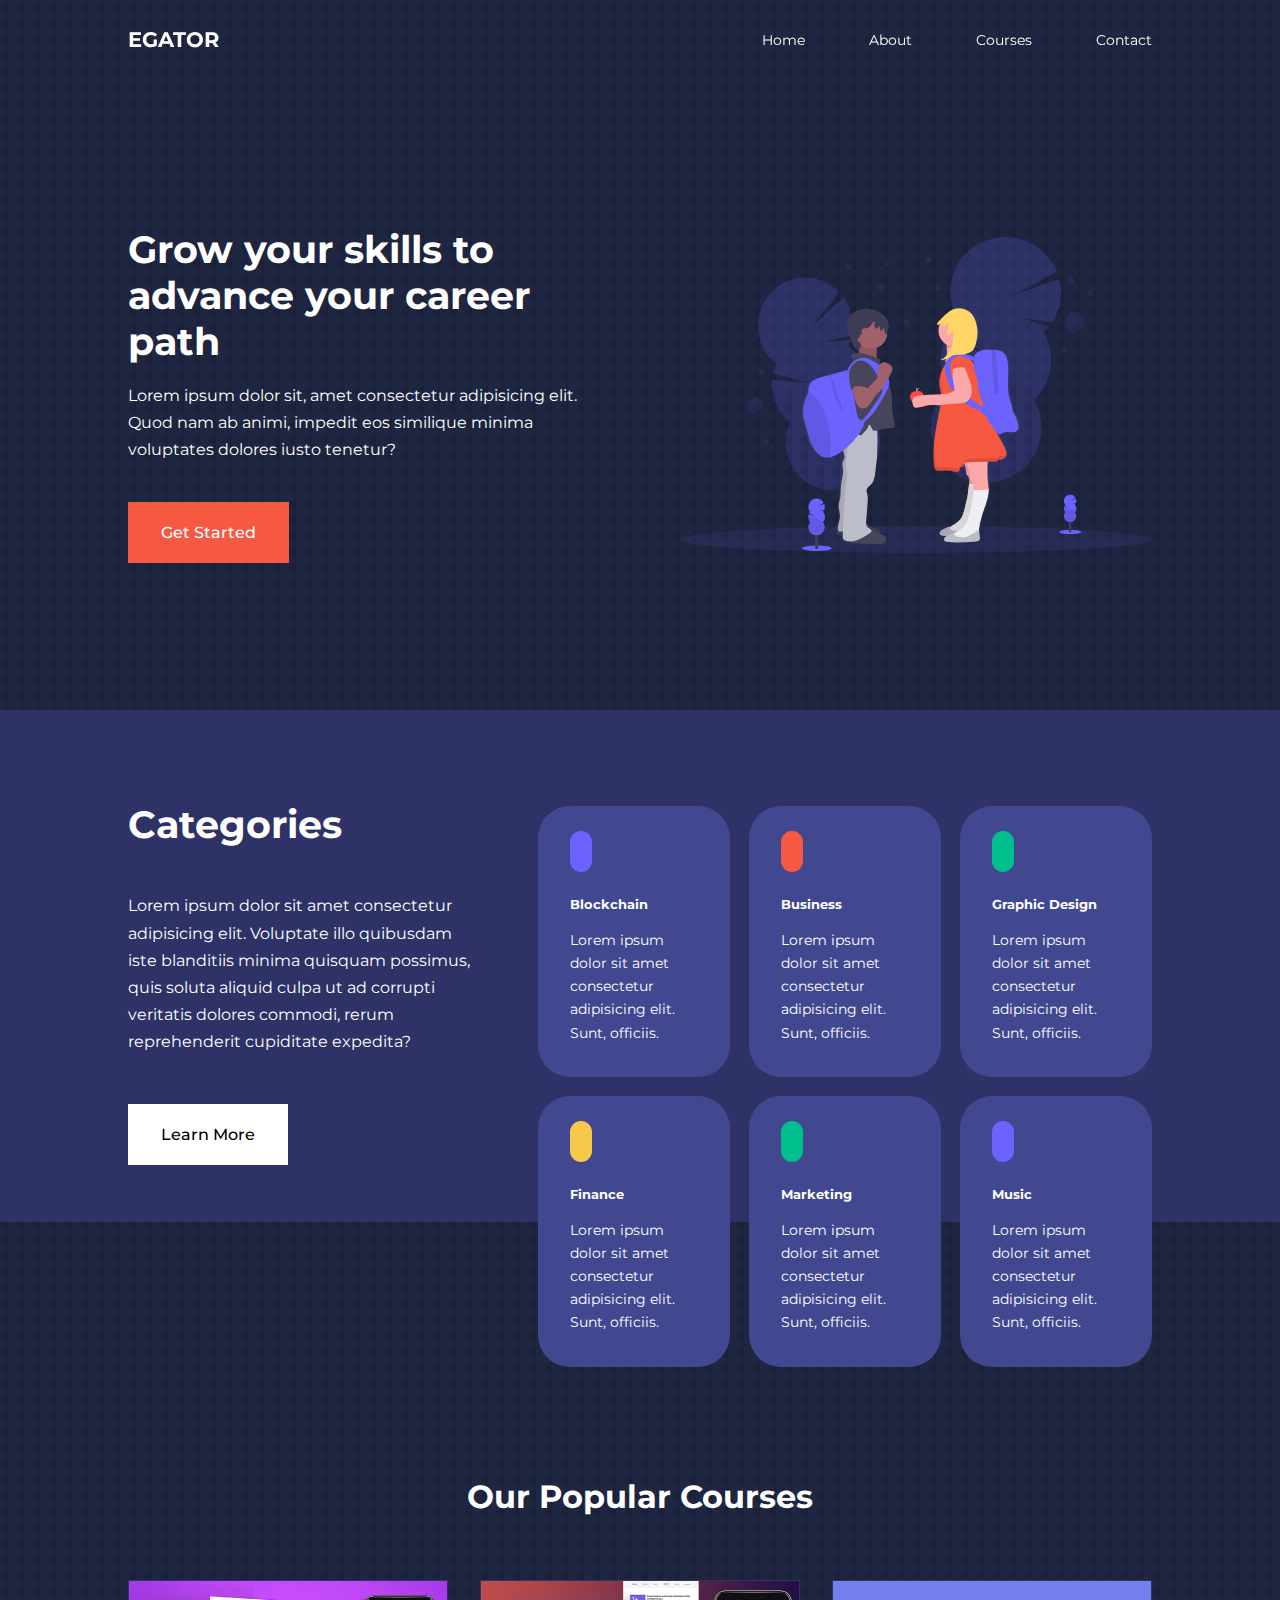
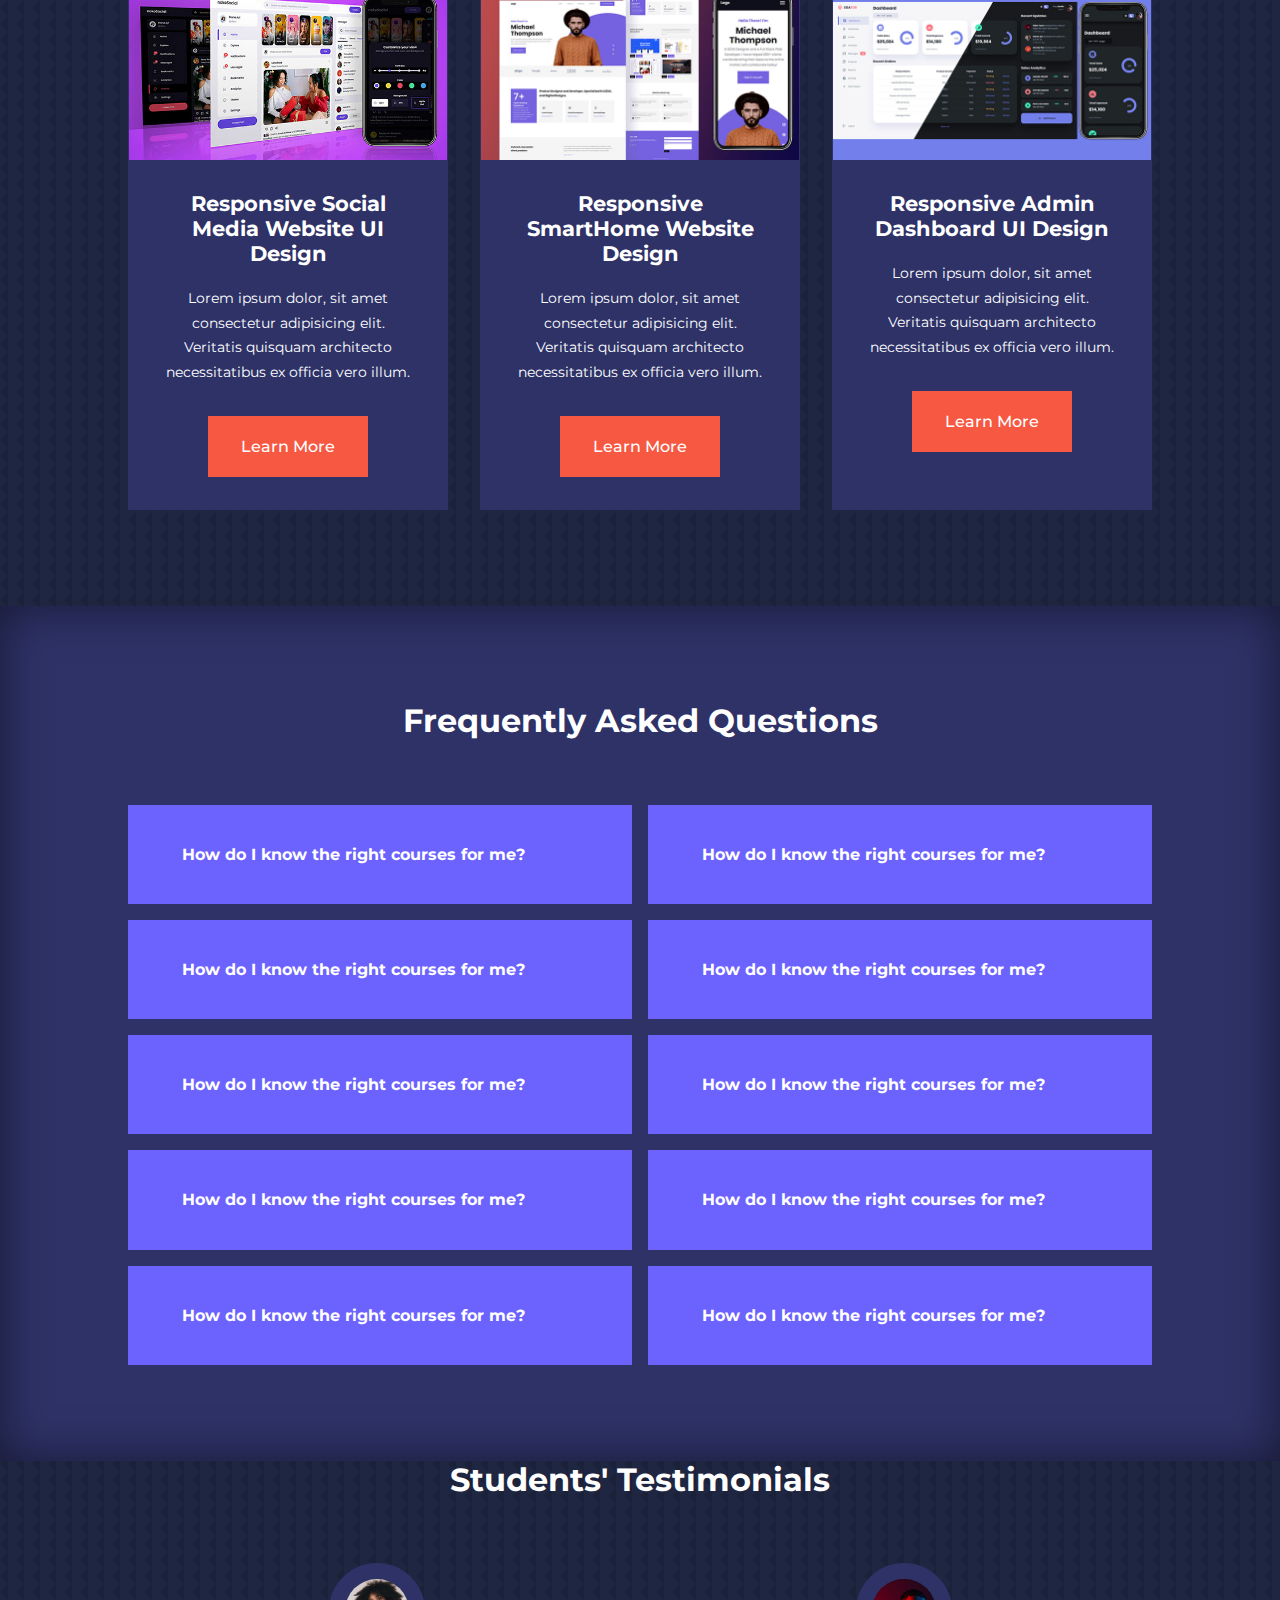
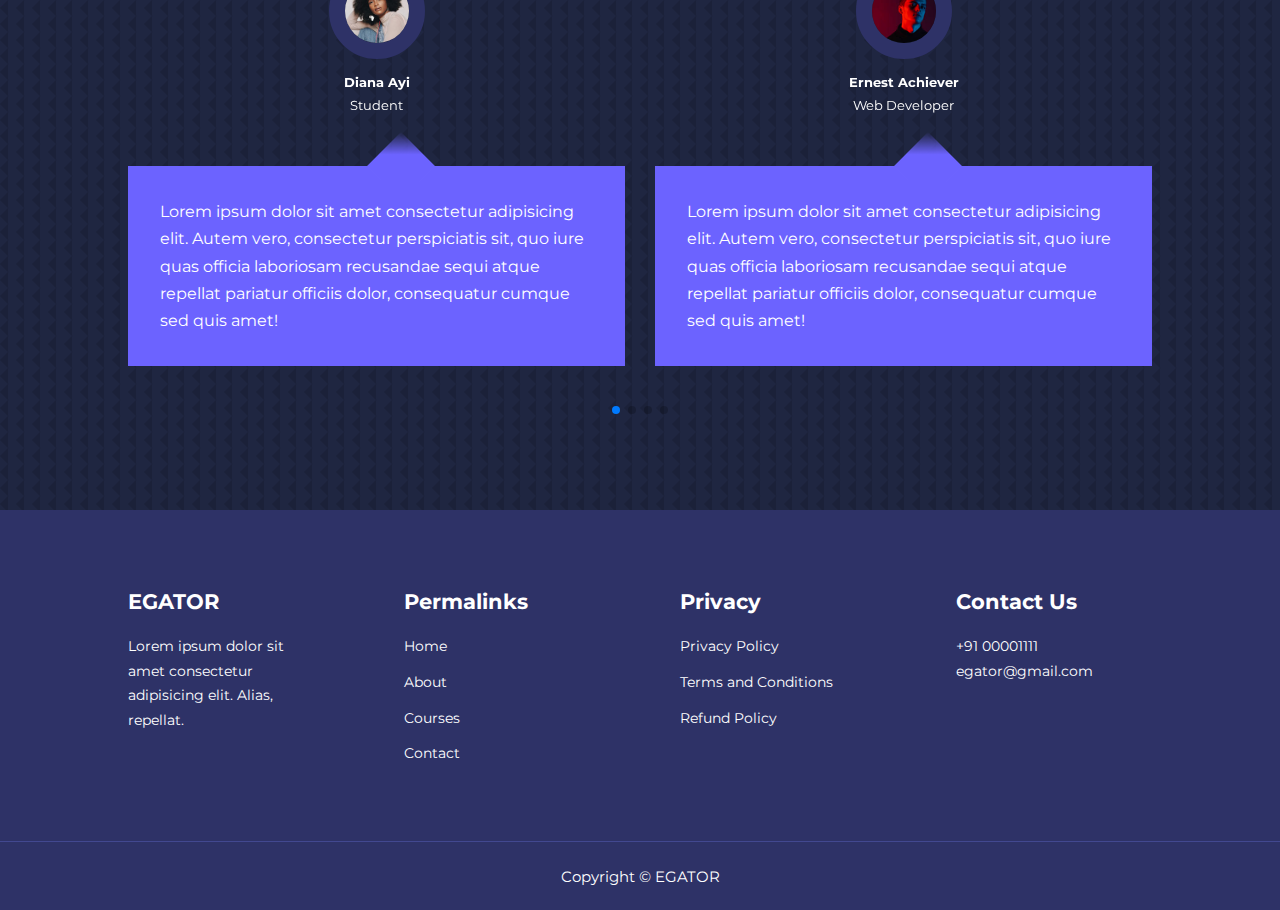
<file: index.html>
<!DOCTYPE html>
<html lang="en">

<head>
    <meta charset="UTF-8">
    <meta http-equiv="X-UA-Compatible" content="IE=edge">
    <meta name="viewport" content="width=device-width, initial-scale=1.0">
    <title>Education Website</title>
    <link rel="stylesheet" href="./css/style.css">
    <script src="script.js" defer></script>

    <link rel="stylesheet" href="https://unicons.iconscout.com/release/v2.1.6/css/unicons.css">

    <!-- SWIPER JS -->
    <link rel="stylesheet" href="https://cdn.jsdelivr.net/npm/swiper@9/swiper-bundle.min.css" />

    <style>
        body{
            background-image: url('./images/bg-texture.png');
        }
    </style>
</head>

<body>
    <nav>
        <div class="container nav_container">
            <a href="index.html">
                <h4>EGATOR</h4>
            </a>
            <ul class="nav_menu">
                <li><a href="index.html">Home</a></li>
                <li><a href="about.html">About</a></li>
                <li><a href="courses.html">Courses</a></li>
                <li><a href="contact.html">Contact</a></li>
            </ul>
            <button id="open-menu-btn">
                <i class="uil uil-bars"></i>
            </button>
            <button id="close-menu-btn">
                <i class="uil uil-multiply"></i>
            </button>
        </div>
    </nav>

    <!-- ========= END OF NAVBAR ================= -->

    <header>
        <div class="container header_container">
            <div class="header_left">
                <h1>Grow your skills to advance your career path</h1>
                <p>Lorem ipsum dolor sit, amet consectetur adipisicing elit. Quod nam ab animi, impedit eos similique
                    minima voluptates dolores iusto tenetur?</p>
                <a href="courses.html" class="btn btn-primary">Get Started</a>
            </div>
            <div class="header right">
                <div class="header_rigth-image">
                    <img src="./images/header.svg" alt="">
                </div>
            </div>
        </div>
    </header>

    <!-- ====================== END OF HEADER ========================= -->

    <section class="categories">
        <div class="container categories_container">
            <div class="categories_left">
                <h1>Categories</h1>
                <p>Lorem ipsum dolor sit amet consectetur adipisicing elit. Voluptate illo quibusdam iste blanditiis
                    minima quisquam possimus, quis soluta aliquid culpa ut ad corrupti veritatis dolores commodi, rerum
                    reprehenderit cupiditate expedita?</p>
                <a href="#" class="btn">Learn More</a>
            </div>
            <div class="categories_right">
                <article class="category">
                    <span class="category_icon">
                        <i class="uil uil-bitcoin-circle"></i>
                    </span>
                    <h5>Blockchain</h5>
                    <p>Lorem ipsum dolor sit amet consectetur adipisicing elit. Sunt, officiis.</p>
                </article>

                <article class="category">
                    <span class="category_icon">
                        <i class="uil uil-puzzle-piece"></i>
                    </span>
                    <h5>Business</h5>
                    <p>Lorem ipsum dolor sit amet consectetur adipisicing elit. Sunt, officiis.</p>
                </article>

                <article class="category">
                    <span class="category_icon">
                        <i class="uil uil-palette"></i>
                    </span>
                    <h5>Graphic Design</h5>
                    <p>Lorem ipsum dolor sit amet consectetur adipisicing elit. Sunt, officiis.</p>
                </article>

                <article class="category">
                    <span class="category_icon">
                        <i class="uil uil-usd-circle"></i>
                    </span>
                    <h5>Finance</h5>
                    <p>Lorem ipsum dolor sit amet consectetur adipisicing elit. Sunt, officiis.</p>
                </article>

                <article class="category">
                    <span class="category_icon">
                        <i class="uil uil-umbrella"></i>
                    </span>
                    <h5>Marketing</h5>
                    <p>Lorem ipsum dolor sit amet consectetur adipisicing elit. Sunt, officiis.</p>
                </article>

                <article class="category">
                    <span class="category_icon">
                        <i class="uil uil-music"></i>
                    </span>
                    <h5>Music</h5>
                    <p>Lorem ipsum dolor sit amet consectetur adipisicing elit. Sunt, officiis.</p>
                </article>
            </div>
        </div>
    </section>

    <!-- ================ END OF CATEGORIES ================================= -->


    <section class="courses">
        <h2>Our Popular Courses</h2>
        <div class="container courses_container">
            <article class="course">
                <div class="course_Image">
                    <img src="./images/course1.jpg" alt="">
                </div>
                <div class="course_info">
                    <h4>Responsive Social Media Website UI Design</h4>
                    <p>Lorem ipsum dolor, sit amet consectetur adipisicing elit. Veritatis quisquam architecto
                        necessitatibus ex officia vero illum.</p>
                    <a href="courses.html" class="btn btn-primary">Learn More</a>
                </div>
            </article>

            <article class="course">
                <div class="course_Image">
                    <img src="./images/course2.jpg" alt="">
                </div>
                <div class="course_info">
                    <h4>Responsive SmartHome Website Design</h4>
                    <p>Lorem ipsum dolor, sit amet consectetur adipisicing elit. Veritatis quisquam architecto
                        necessitatibus ex officia vero illum.</p>
                    <a href="courses.html" class="btn btn-primary">Learn More</a>
                </div>
            </article>

            <article class="course">
                <div class="course_Image">
                    <img src="./images/course3.jpg" alt="">
                </div>
                <div class="course_info">
                    <h4>Responsive Admin Dashboard UI Design</h4>
                    <p>Lorem ipsum dolor, sit amet consectetur adipisicing elit. Veritatis quisquam architecto
                        necessitatibus ex officia vero illum.</p>
                    <a href="courses.html" class="btn btn-primary">Learn More</a>
                </div>
            </article>
        </div>
    </section>

    <!-- ======================== END OF COURSES ============================= -->

    <section class="faqs">
        <h2>Frequently Asked Questions</h2>
        <div class="container faqs_container">
            <article class="faq">
                <div class="faq_icon">
                    <i class="uil uil-plus"></i>
                </div>
                <div class="question_answer">
                    <h4>How do I know the right courses for me?</h4>
                    <p>
                        Lorem ipsum dolor sit amet consectetur adipisicing elit. Laborum earum, inventore voluptate
                        itaque pariatur commodi magni necessitatibus provident iure quasi doloremque officiis, animi
                        quaerat ratione distinctio tenetur? Amet, dolores magnam.
                    </p>
                </div>
            </article>

            <article class="faq">
                <div class="faq_icon">
                    <i class="uil uil-plus"></i>
                </div>
                <div class="question_answer">
                    <h4>How do I know the right courses for me?</h4>
                    <p>
                        Lorem ipsum dolor sit amet consectetur adipisicing elit. Laborum earum, inventore voluptate
                        itaque pariatur commodi magni necessitatibus provident iure quasi doloremque officiis, animi
                        quaerat ratione distinctio tenetur? Amet, dolores magnam.
                    </p>
                </div>
            </article>

            <article class="faq">
                <div class="faq_icon">
                    <i class="uil uil-plus"></i>
                </div>
                <div class="question_answer">
                    <h4>How do I know the right courses for me?</h4>
                    <p>
                        Lorem ipsum dolor sit amet consectetur adipisicing elit. Laborum earum, inventore voluptate
                        itaque pariatur commodi magni necessitatibus provident iure quasi doloremque officiis, animi
                        quaerat ratione distinctio tenetur? Amet, dolores magnam.
                    </p>
                </div>
            </article>

            <article class="faq">
                <div class="faq_icon">
                    <i class="uil uil-plus"></i>
                </div>
                <div class="question_answer">
                    <h4>How do I know the right courses for me?</h4>
                    <p>
                        Lorem ipsum dolor sit amet consectetur adipisicing elit. Laborum earum, inventore voluptate
                        itaque pariatur commodi magni necessitatibus provident iure quasi doloremque officiis, animi
                        quaerat ratione distinctio tenetur? Amet, dolores magnam.
                    </p>
                </div>
            </article>

            <article class="faq">
                <div class="faq_icon">
                    <i class="uil uil-plus"></i>
                </div>
                <div class="question_answer">
                    <h4>How do I know the right courses for me?</h4>
                    <p>
                        Lorem ipsum dolor sit amet consectetur adipisicing elit. Laborum earum, inventore voluptate
                        itaque pariatur commodi magni necessitatibus provident iure quasi doloremque officiis, animi
                        quaerat ratione distinctio tenetur? Amet, dolores magnam.
                    </p>
                </div>
            </article>

            <article class="faq">
                <div class="faq_icon">
                    <i class="uil uil-plus"></i>
                </div>
                <div class="question_answer">
                    <h4>How do I know the right courses for me?</h4>
                    <p>
                        Lorem ipsum dolor sit amet consectetur adipisicing elit. Laborum earum, inventore voluptate
                        itaque pariatur commodi magni necessitatibus provident iure quasi doloremque officiis, animi
                        quaerat ratione distinctio tenetur? Amet, dolores magnam.
                    </p>
                </div>
            </article>

            <article class="faq">
                <div class="faq_icon">
                    <i class="uil uil-plus"></i>
                </div>
                <div class="question_answer">
                    <h4>How do I know the right courses for me?</h4>
                    <p>
                        Lorem ipsum dolor sit amet consectetur adipisicing elit. Laborum earum, inventore voluptate
                        itaque pariatur commodi magni necessitatibus provident iure quasi doloremque officiis, animi
                        quaerat ratione distinctio tenetur? Amet, dolores magnam.
                    </p>
                </div>
            </article>

            <article class="faq">
                <div class="faq_icon">
                    <i class="uil uil-plus"></i>
                </div>
                <div class="question_answer">
                    <h4>How do I know the right courses for me?</h4>
                    <p>
                        Lorem ipsum dolor sit amet consectetur adipisicing elit. Laborum earum, inventore voluptate
                        itaque pariatur commodi magni necessitatibus provident iure quasi doloremque officiis, animi
                        quaerat ratione distinctio tenetur? Amet, dolores magnam.
                    </p>
                </div>
            </article>
            <article class="faq">
                <div class="faq_icon">
                    <i class="uil uil-plus"></i>
                </div>
                <div class="question_answer">
                    <h4>How do I know the right courses for me?</h4>
                    <p>
                        Lorem ipsum dolor sit amet consectetur adipisicing elit. Laborum earum, inventore voluptate
                        itaque pariatur commodi magni necessitatibus provident iure quasi doloremque officiis, animi
                        quaerat ratione distinctio tenetur? Amet, dolores magnam.
                    </p>
                </div>
            </article>

            <article class="faq">
                <div class="faq_icon">
                    <i class="uil uil-plus"></i>
                </div>
                <div class="question_answer">
                    <h4>How do I know the right courses for me?</h4>
                    <p>
                        Lorem ipsum dolor sit amet consectetur adipisicing elit. Laborum earum, inventore voluptate
                        itaque pariatur commodi magni necessitatibus provident iure quasi doloremque officiis, animi
                        quaerat ratione distinctio tenetur? Amet, dolores magnam.
                    </p>
                </div>
            </article>
        </div>
    </section>


    <!-- ===================== END OF FAQs ================================== -->

    <section class="container testimonials_container swiper mySwiper">
        <h2>Students' Testimonials</h2>
        <div class="swiper-wrapper">
            <article class="testimonial swiper-slide">
                <div class="avatar">
                    <img src="./images/avatar1.jpg" alt="">
                </div>
                <div class="testimonial_info">
                    <h5>Diana Ayi</h5>
                    <small>Student</small>
                </div>
                <div class="testimonial_body">
                    <p>
                        Lorem ipsum dolor sit amet consectetur adipisicing elit. Autem vero, consectetur perspiciatis
                        sit, quo iure quas officia laboriosam recusandae sequi atque repellat pariatur officiis dolor,
                        consequatur cumque sed quis amet!
                    </p>
                </div>
            </article>

            <article class="testimonial swiper-slide">
                <div class="avatar">
                    <img src="./images/avatar2.jpg" alt="">
                </div>
                <div class="testimonial_info">
                    <h5>Ernest Achiever</h5>
                    <small>Web Developer</small>
                </div>
                <div class="testimonial_body">
                    <p>
                        Lorem ipsum dolor sit amet consectetur adipisicing elit. Autem vero, consectetur perspiciatis
                        sit, quo iure quas officia laboriosam recusandae sequi atque repellat pariatur officiis dolor,
                        consequatur cumque sed quis amet!
                    </p>
                </div>
            </article>

            <article class="testimonial swiper-slide">
                <div class="avatar">
                    <img src="./images/avatar3.jpg" alt="">
                </div>
                <div class="testimonial_info">
                    <h5>Edem Quist</h5>
                    <small>Student</small>
                </div>
                <div class="testimonial_body">
                    <p>
                        Lorem ipsum dolor sit amet consectetur adipisicing elit. Autem vero, consectetur perspiciatis
                        sit, quo iure quas officia laboriosam recusandae sequi atque repellat pariatur officiis dolor,
                        consequatur cumque sed quis amet!
                    </p>
                </div>
            </article>

            <article class="testimonial swiper-slide">
                <div class="avatar">
                    <img src="./images/avatar4.jpg" alt="">
                </div>
                <div class="testimonial_info">
                    <h5>Hajia Binta</h5>
                    <small>Student</small>
                </div>
                <div class="testimonial_body">
                    <p>
                        Lorem ipsum dolor sit amet consectetur adipisicing elit. Autem vero, consectetur perspiciatis
                        sit, quo iure quas officia laboriosam recusandae sequi atque repellat pariatur officiis dolor,
                        consequatur cumque sed quis amet!
                    </p>
                </div>
            </article>

            <article class="testimonial swiper-slide">
                <div class="avatar">
                    <img src="./images/avatar5.jpg" alt="">
                </div>
                <div class="testimonial_info">
                    <h5>Diana Ayi</h5>
                    <small>Student</small>
                </div>
                <div class="testimonial_body">
                    <p>
                        Lorem ipsum dolor sit amet consectetur adipisicing elit. Autem vero, consectetur perspiciatis
                        sit, quo iure quas officia laboriosam recusandae sequi atque repellat pariatur officiis dolor,
                        consequatur cumque sed quis amet!
                    </p>
                </div>
            </article>
        </div>
        <div class="page"></div>
        <div class="swiper-pagination swiper-page"></div>
    </section>


    <!-- ======================= END OF TESTIMONIAL ========================= -->

    <footer class="footer">
        <div class="container footer_container">
            <div class="footer_1">
                <a href="index.html" class="footer_logo">
                    <h4>EGATOR</h4>
                </a>
                <p>Lorem ipsum dolor sit amet consectetur adipisicing elit. Alias, repellat.</p>
            </div>

            <div class="footer_2">
                <h4>Permalinks</h4>
                <ul class="permalinks">
                    <li><a href="index.html">Home</a></li>
                    <li><a href="about.html">About</a></li>
                    <li><a href="courses.html">Courses</a></li>
                    <li><a href="contact.html">Contact</a></li>
                </ul>
            </div>

            <div class="footer_3">
                <h4>Privacy</h4>
                <ul class="privacy">
                    <li><a href="#">Privacy Policy</a></li>
                    <li><a href="#">Terms and Conditions</a></li>
                    <li><a href="#">Refund Policy</a></li>
                </ul>
            </div>

            <div class="footer_4">
                <h4>Contact Us</h4>
                <div>
                    <p>+91 00001111</p>
                    <p>egator@gmail.com</p>
                </div>
                <ul class="footer_socials">
                    <li><a href="#"><i class="uil uil-facebook-f"></i></a></li>
                    <li><a href="#"><i class="uil uil-instagram-alt"></i></a></li>
                    <li><a href="#"><i class="uil uil-twitter"></i></a></li>
                    <li><a href="#"><i class="uil uil-linkedin-alt"></i></a></li>
                </ul>
            </div>

        </div>
        <div class="footer_copyright">
            <small>Copyright &copy; EGATOR</small>
        </div> 
    </footer>




    <script src="https://cdn.jsdelivr.net/npm/swiper@9/swiper-bundle.min.js"></script>
    <script src="script.js"></script>
    <script>
        var swiper = new Swiper(".mySwiper", {
          slidesPerView: 2,
          spaceBetween: 30,
          pagination: {
            el: ".swiper-pagination",
            clickable: true,
          },
          // when width >= 600px
          brekpoints: {
            600: {
                slidesPerView: 2,
            }
          }
        });
      </script>
</body>

</html>
</file>
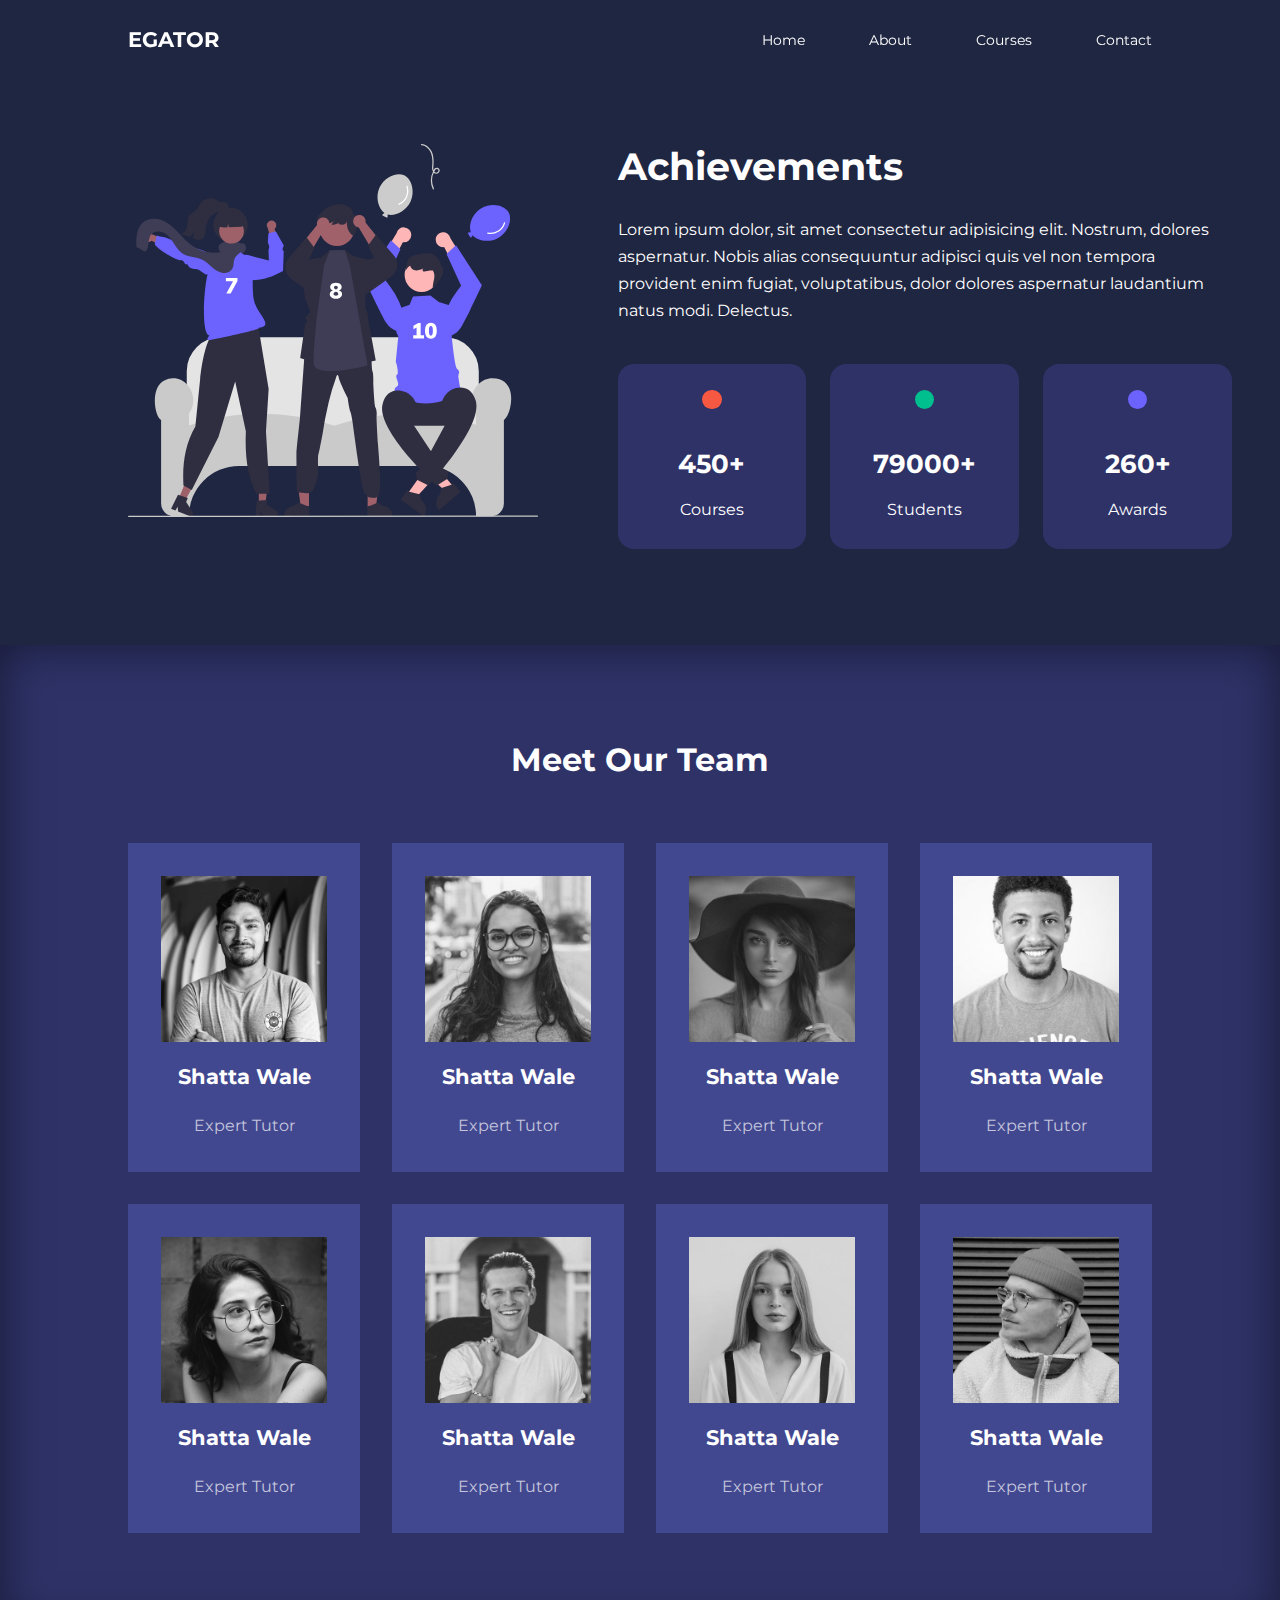
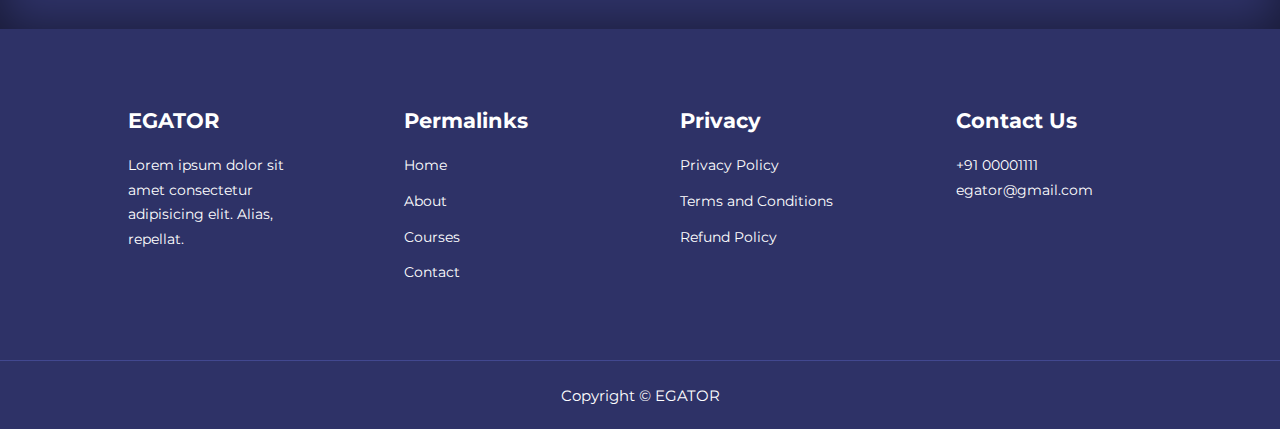
<file: about.html>
<!DOCTYPE html>
<html lang="en">
  <head>
    <meta charset="UTF-8" />
    <meta http-equiv="X-UA-Compatible" content="IE=edge" />
    <meta name="viewport" content="width=device-width, initial-scale=1.0" />
    <title>Education Website</title>
    <link rel="stylesheet" href="./css/style.css" />
    <link rel="stylesheet" href="./css/about.css" />
    <script src="script.js" defer></script>

    <link
      rel="stylesheet"
      href="https://unicons.iconscout.com/release/v2.1.6/css/unicons.css"
    />
  </head>

  <body>
    <nav>
      <div class="container nav_container">
        <a href="index.html">
          <h4>EGATOR</h4>
        </a>
        <ul class="nav_menu">
          <li><a href="index.html">Home</a></li>
          <li><a href="about.html">About</a></li>
          <li><a href="courses.html">Courses</a></li>
          <li><a href="contact.html">Contact</a></li>
        </ul>
        <button id="open-menu-btn">
          <i class="uil uil-bars"></i>
        </button>
        <button id="close-menu-btn">
          <i class="uil uil-multiply"></i>
        </button>
      </div>
    </nav>

    <!-- ========= END OF NAVBAR ================= -->

    <section class="about_achievements">
      <div class="container about_achievements-container">
        <div class="about_achievement-left">
          <img src="./images//about achievements.svg" alt="" />
        </div>
        <div class="about_achievements-right">
          <h1>Achievements</h1>
          <p>
            Lorem ipsum dolor, sit amet consectetur adipisicing elit. Nostrum,
            dolores aspernatur. Nobis alias consequuntur adipisci quis vel non
            tempora provident enim fugiat, voluptatibus, dolor dolores
            aspernatur laudantium natus modi. Delectus.
          </p>
          <div class="achievements_cards">
            <article class="achievement_card">
                <span class="achievement_icon">
                    <i class="uil uil-video"></i>
                </span>
                <h3>450+</h3>
                <p>Courses</p>
            </article>

            <article class="achievement_card">
                <span class="achievement_icon">
                    <i class="uil uil-users-alt"></i>
                </span>
                <h3>79000+</h3>
                <p>Students</p>
            </article>

            <article class="achievement_card">
                <span class="achievement_icon">
                    <i class="uil uil-trophy"></i>
                </span>
                <h3>260+</h3>
                <p>Awards</p>
            </article>

          </div>
        </div>
      </div>
    </section>

    <!-- ========= END OF ACHIEVEMENTS ================= -->


    <section class="team">
        <h2>Meet Our Team</h2>
        <div class="container team_container">
            <article class="team_member">
                <div class="team_member-image">
                    <img src="./images/tm1.jpg" alt="">
                </div>
                <div class="team_member-info">
                    <h4>Shatta Wale</h4>
                    <p>Expert Tutor</p>
                </div>
                <div class="team_member-socials">
                    <a href="https://instagram.com" target="_blank"><i class="uil uil-instagram"></i></a>
                    <a href="https://twitter.com" target="_blank"><i class="uil uil-twitter"></i></a>
                    <a href="https://linkedin.com" target="_blank"><i class="uil uil-linkedin-alt"></i></a>
                </div>
            </article>
            <article class="team_member">
                <div class="team_member-image">
                    <img src="./images/tm2.jpg" alt="">
                </div>
                <div class="team_member-info">
                    <h4>Shatta Wale</h4>
                    <p>Expert Tutor</p>
                </div>
                <div class="team_member-socials">
                    <a href="https://instagram.com" target="_blank"><i class="uil uil-instagram"></i></a>
                    <a href="https://twitter.com" target="_blank"><i class="uil uil-twitter"></i></a>
                    <a href="https://linkedin.com" target="_blank"><i class="uil uil-linkedin-alt"></i></a>
                </div>
            </article>
            <article class="team_member">
                <div class="team_member-image">
                    <img src="./images/tm3.jpg" alt="">
                </div>
                <div class="team_member-info">
                    <h4>Shatta Wale</h4>
                    <p>Expert Tutor</p>
                </div>
                <div class="team_member-socials">
                    <a href="https://instagram.com" target="_blank"><i class="uil uil-instagram"></i></a>
                    <a href="https://twitter.com" target="_blank"><i class="uil uil-twitter"></i></a>
                    <a href="https://linkedin.com" target="_blank"><i class="uil uil-linkedin-alt"></i></a>
                </div>
            </article>
            <article class="team_member">
                <div class="team_member-image">
                    <img src="./images/tm4.jpg" alt="">
                </div>
                <div class="team_member-info">
                    <h4>Shatta Wale</h4>
                    <p>Expert Tutor</p>
                </div>
                <div class="team_member-socials">
                    <a href="https://instagram.com" target="_blank"><i class="uil uil-instagram"></i></a>
                    <a href="https://twitter.com" target="_blank"><i class="uil uil-twitter"></i></a>
                    <a href="https://linkedin.com" target="_blank"><i class="uil uil-linkedin-alt"></i></a>
                </div>
            </article>
            <article class="team_member">
                <div class="team_member-image">
                    <img src="./images/tm5.jpg" alt="">
                </div>
                <div class="team_member-info">
                    <h4>Shatta Wale</h4>
                    <p>Expert Tutor</p>
                </div>
                <div class="team_member-socials">
                    <a href="https://instagram.com" target="_blank"><i class="uil uil-instagram"></i></a>
                    <a href="https://twitter.com" target="_blank"><i class="uil uil-twitter"></i></a>
                    <a href="https://linkedin.com" target="_blank"><i class="uil uil-linkedin-alt"></i></a>
                </div>
            </article>
            <article class="team_member">
                <div class="team_member-image">
                    <img src="./images/tm6.jpg" alt="">
                </div>
                <div class="team_member-info">
                    <h4>Shatta Wale</h4>
                    <p>Expert Tutor</p>
                </div>
                <div class="team_member-socials">
                    <a href="https://instagram.com" target="_blank"><i class="uil uil-instagram"></i></a>
                    <a href="https://twitter.com" target="_blank"><i class="uil uil-twitter"></i></a>
                    <a href="https://linkedin.com" target="_blank"><i class="uil uil-linkedin-alt"></i></a>
                </div>
            </article>
            <article class="team_member">
                <div class="team_member-image">
                    <img src="./images/tm7.jpg" alt="">
                </div>
                <div class="team_member-info">
                    <h4>Shatta Wale</h4>
                    <p>Expert Tutor</p>
                </div>
                <div class="team_member-socials">
                    <a href="https://instagram.com" target="_blank"><i class="uil uil-instagram"></i></a>
                    <a href="https://twitter.com" target="_blank"><i class="uil uil-twitter"></i></a>
                    <a href="https://linkedin.com" target="_blank"><i class="uil uil-linkedin-alt"></i></a>
                </div>
            </article>
            <article class="team_member">
                <div class="team_member-image">
                    <img src="./images/tm8.jpg" alt="">
                </div>
                <div class="team_member-info">
                    <h4>Shatta Wale</h4>
                    <p>Expert Tutor</p>
                </div>
                <div class="team_member-socials">
                    <a href="https://instagram.com" target="_blank"><i class="uil uil-instagram"></i></a>
                    <a href="https://twitter.com" target="_blank"><i class="uil uil-twitter"></i></a>
                    <a href="https://linkedin.com" target="_blank"><i class="uil uil-linkedin-alt"></i></a>
                </div>
            </article>
        </div>
    </section>


    <footer class="footer">
      <div class="container footer_container">
        <div class="footer_1">
          <a href="index.html" class="footer_logo">
            <h4>EGATOR</h4>
          </a>
          <p>
            Lorem ipsum dolor sit amet consectetur adipisicing elit. Alias,
            repellat.
          </p>
        </div>

        <div class="footer_2">
          <h4>Permalinks</h4>
          <ul class="permalinks">
            <li><a href="index.html">Home</a></li>
            <li><a href="about.html">About</a></li>
            <li><a href="courses.html">Courses</a></li>
            <li><a href="contact.html">Contact</a></li>
          </ul>
        </div>

        <div class="footer_3">
          <h4>Privacy</h4>
          <ul class="privacy">
            <li><a href="#">Privacy Policy</a></li>
            <li><a href="#">Terms and Conditions</a></li>
            <li><a href="#">Refund Policy</a></li>
          </ul>
        </div>

        <div class="footer_4">
          <h4>Contact Us</h4>
          <div>
            <p>+91 00001111</p>
            <p>egator@gmail.com</p>
          </div>
          <ul class="footer_socials">
            <li>
              <a href="#"><i class="uil uil-facebook-f"></i></a>
            </li>
            <li>
              <a href="#"><i class="uil uil-instagram-alt"></i></a>
            </li>
            <li>
              <a href="#"><i class="uil uil-twitter"></i></a>
            </li>
            <li>
              <a href="#"><i class="uil uil-linkedin-alt"></i></a>
            </li>
          </ul>
        </div>
      </div>
      <div class="footer_copyright">
        <small>Copyright &copy; EGATOR</small>
      </div>
    </footer>

    <script src="script.js"></script>
  </body>
</html>
</file>
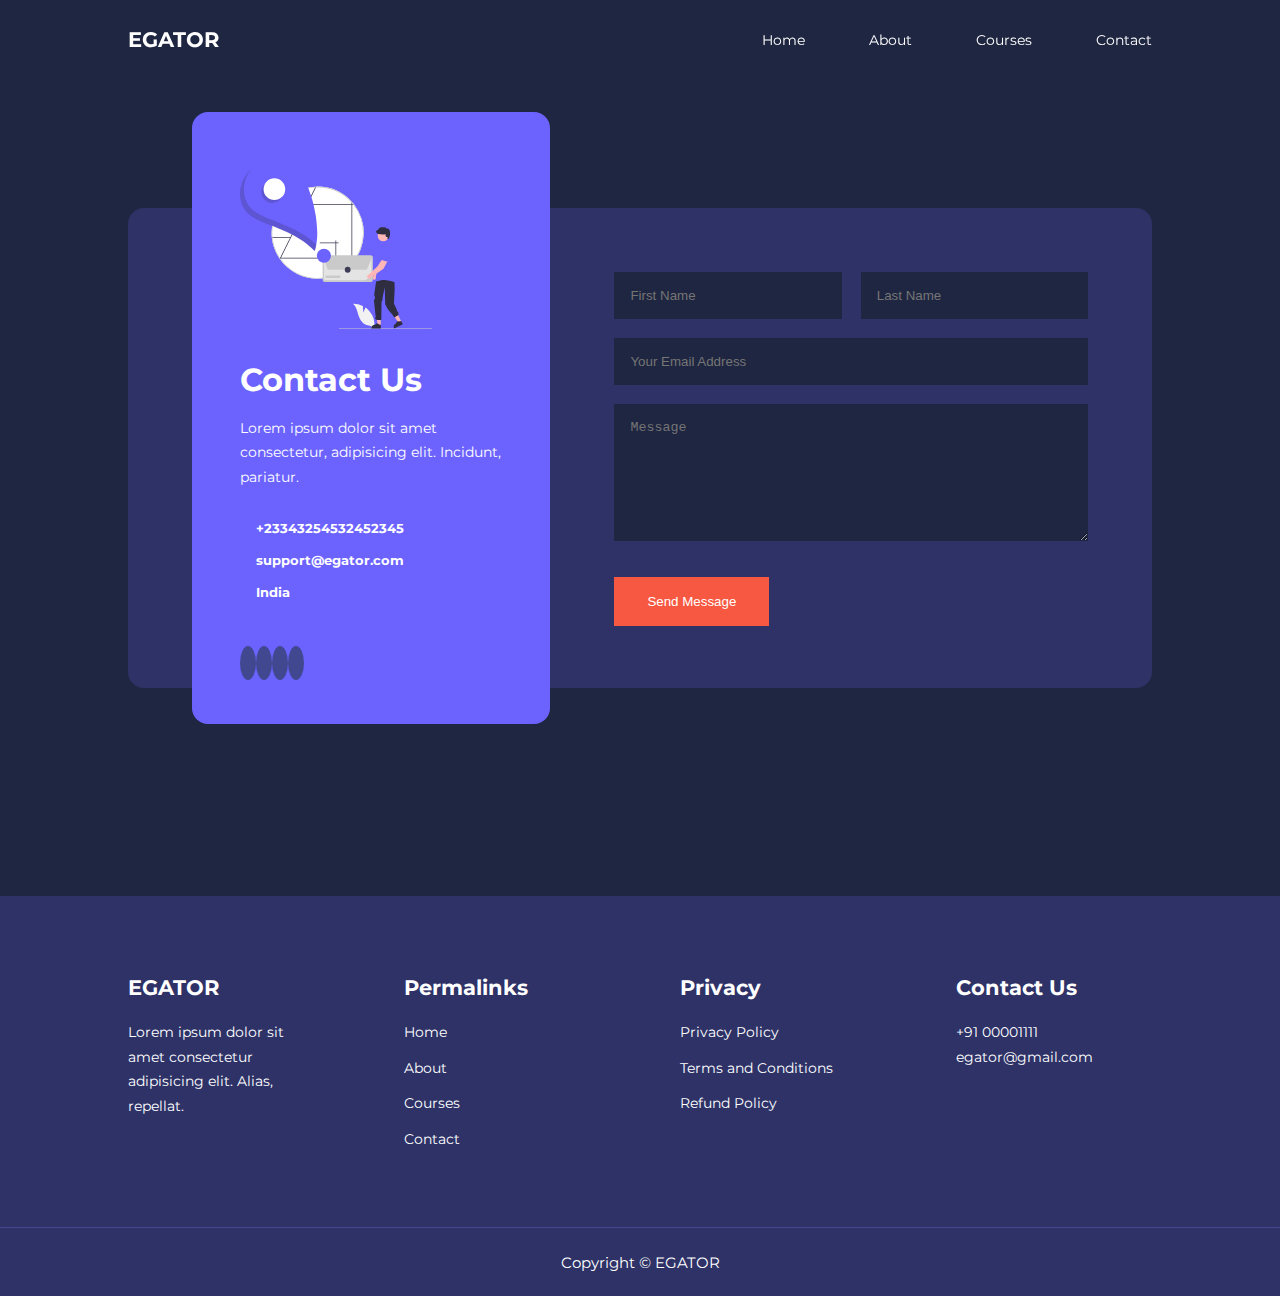
<file: contact.html>
<!DOCTYPE html>
<html lang="en">

<head>
    <meta charset="UTF-8" />
    <meta http-equiv="X-UA-Compatible" content="IE=edge" />
    <meta name="viewport" content="width=device-width, initial-scale=1.0" />
    <title>Education Website</title>
    <link rel="stylesheet" href="./css/style.css" />
    <link rel="stylesheet" href="./css/contact.css" />
    <script src="script.js" defer></script>

    <link rel="stylesheet" href="https://unicons.iconscout.com/release/v2.1.6/css/unicons.css" />
</head>

<body>
    <nav>
        <div class="container nav_container">
            <a href="index.html">
                <h4>EGATOR</h4>
            </a>
            <ul class="nav_menu">
                <li><a href="index.html">Home</a></li>
                <li><a href="about.html">About</a></li>
                <li><a href="courses.html">Courses</a></li>
                <li><a href="contact.html">Contact</a></li>
            </ul>
            <button id="open-menu-btn">
                <i class="uil uil-bars"></i>
            </button>
            <button id="close-menu-btn">
                <i class="uil uil-multiply"></i>
            </button>
        </div>
    </nav>

    <section class="contact">
        <div class="container contact_container">
            <aside class="contact_aside">
                <div class="aside_image">
                    <img src="./images/contact.svg" alt="">
                </div>
                <h2>Contact Us</h2>
                <p>
                    Lorem ipsum dolor sit amet consectetur, adipisicing elit. Incidunt, pariatur.
                </p>
                <ul class="contact_details">
                    <li>
                        <i class="uil uil-phone-times"></i>
                        <h5>+23343254532452345</h5>
                    </li>
                    <li>
                        <i class="uil uil-envelope"></i>
                        <h5>support@egator.com</h5>
                    </li>
                    <li>
                        <i class="uil uil-location-point"></i>
                        <h5>India</h5>
                    </li>
                </ul>
                <ul class="contact_socials">
                    <li>
                        <a href="https://facebook.com"><i class="uil uil-facebook-f"></i></a>
                        <a href="https://facebook.com"><i class="uil uil-instagram"></i></a>
                        <a href="https://facebook.com"><i class="uil uil-twitter"></i></a>
                        <a href="https://facebook.com"><i class="uil uil-linkedin-alt"></i></a>

                    </li>
                </ul>
            </aside>


            <form class="contact_form">
                <div class="form_name">
                    <input type="text" name="First Name" placeholder="First Name" required>
                    <input type="text" name="Last Name" placeholder="Last Name" required>
                </div>
                <input type="email" name="Email Address" id="" placeholder="Your Email Address" required>
                <textarea name="Message"  rows="7" placeholder="Message" required></textarea>
                <button type="submit" class="btn btn-primary">Send Message</button>
            </form>
        </div>
    </section>


    <footer class="footer">
        <div class="container footer_container">
            <div class="footer_1">
                <a href="index.html" class="footer_logo">
                    <h4>EGATOR</h4>
                </a>
                <p>
                    Lorem ipsum dolor sit amet consectetur adipisicing elit. Alias,
                    repellat.
                </p>
            </div>

            <div class="footer_2">
                <h4>Permalinks</h4>
                <ul class="permalinks">
                    <li><a href="index.html">Home</a></li>
                    <li><a href="about.html">About</a></li>
                    <li><a href="courses.html">Courses</a></li>
                    <li><a href="contact.html">Contact</a></li>
                </ul>
            </div>

            <div class="footer_3">
                <h4>Privacy</h4>
                <ul class="privacy">
                    <li><a href="#">Privacy Policy</a></li>
                    <li><a href="#">Terms and Conditions</a></li>
                    <li><a href="#">Refund Policy</a></li>
                </ul>
            </div>

            <div class="footer_4">
                <h4>Contact Us</h4>
                <div>
                    <p>+91 00001111</p>
                    <p>egator@gmail.com</p>
                </div>
                <ul class="footer_socials">
                    <li>
                        <a href="#"><i class="uil uil-facebook-f"></i></a>
                    </li>
                    <li>
                        <a href="#"><i class="uil uil-instagram-alt"></i></a>
                    </li>
                    <li>
                        <a href="#"><i class="uil uil-twitter"></i></a>
                    </li>
                    <li>
                        <a href="#"><i class="uil uil-linkedin-alt"></i></a>
                    </li>
                </ul>
            </div>
        </div>
        <div class="footer_copyright">
            <small>Copyright &copy; EGATOR</small>
        </div>
    </footer>

    <script src="script.js"></script>
</body>

</html>
</file>
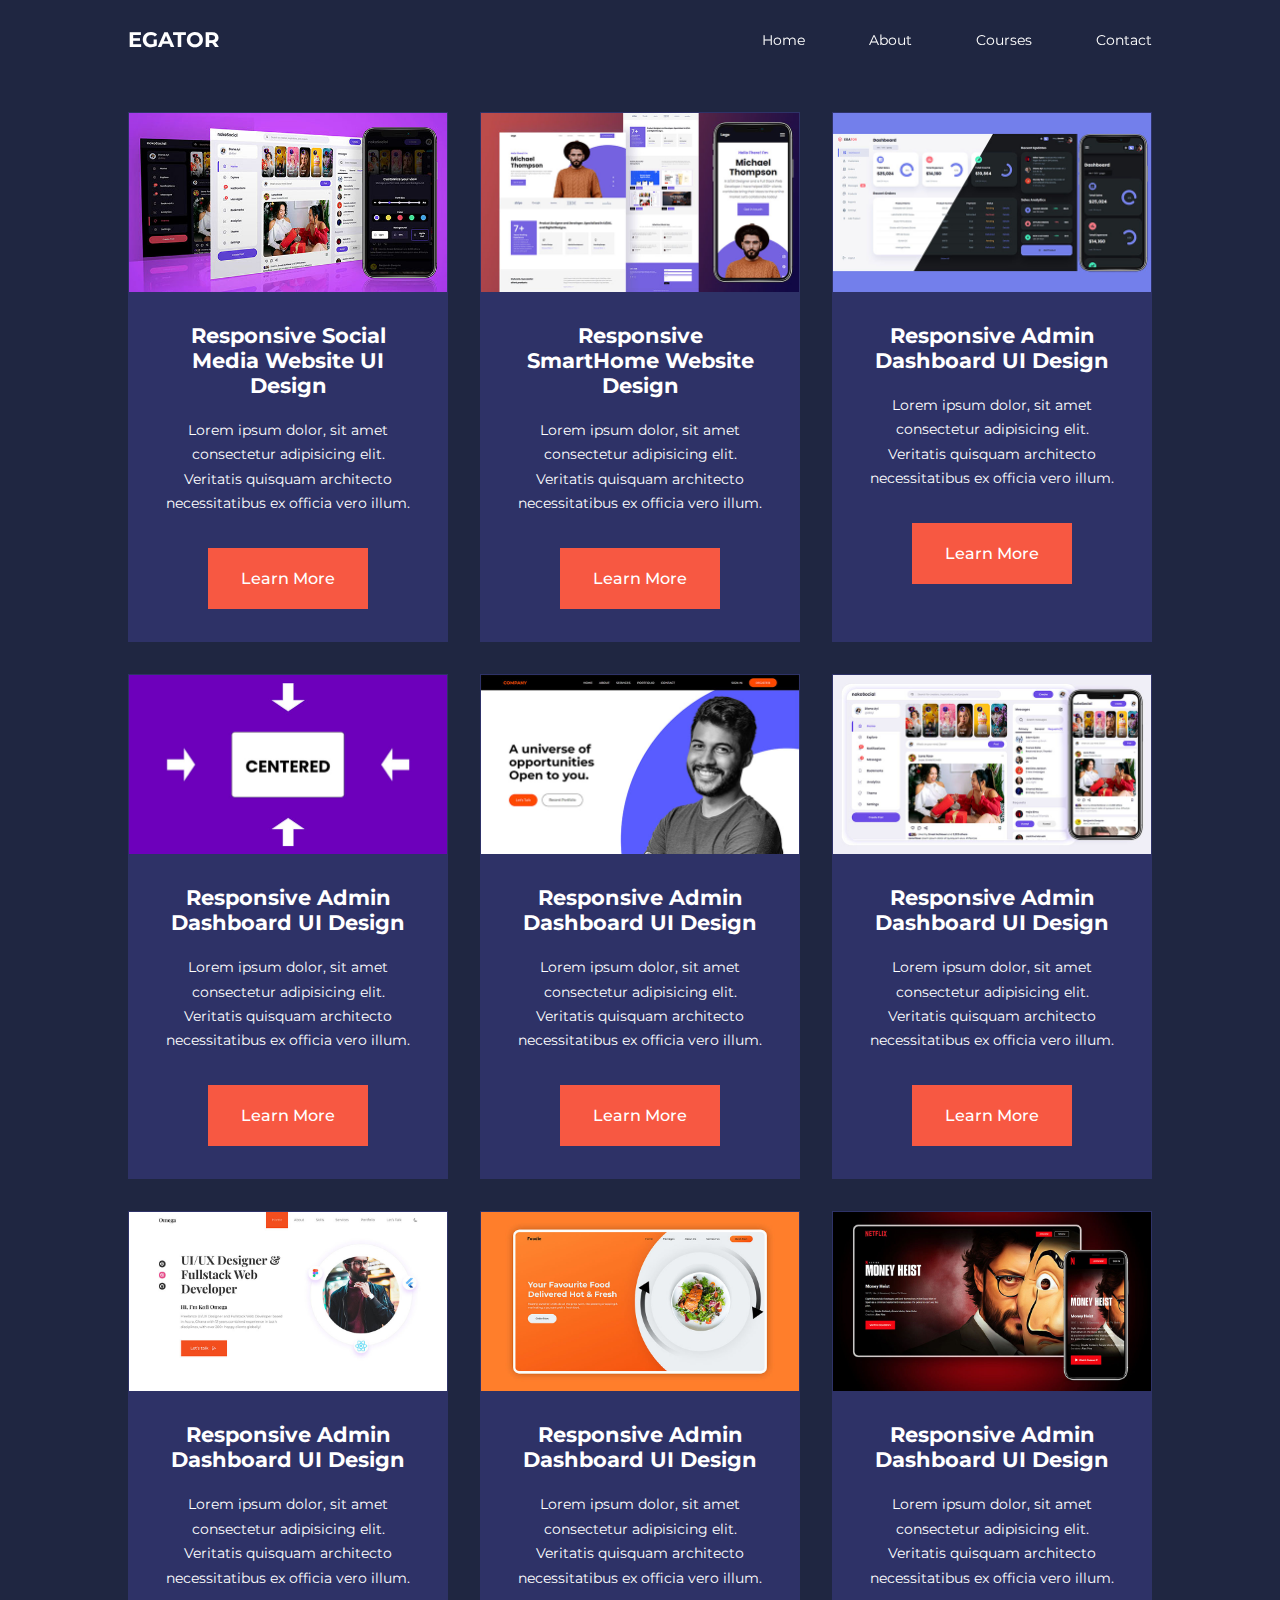
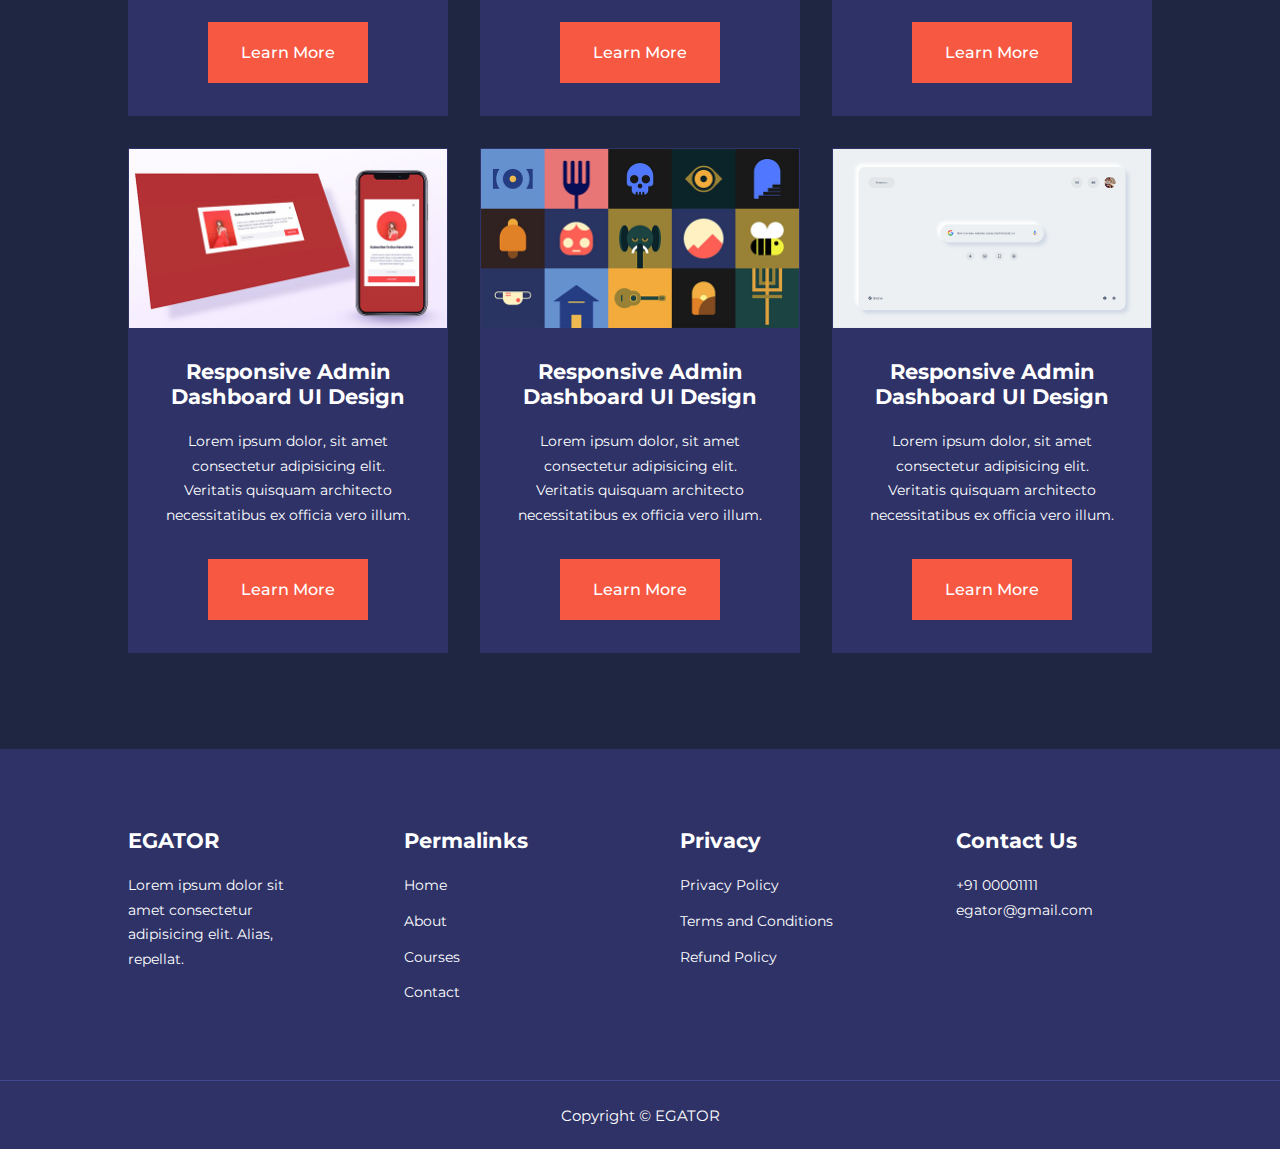
<file: courses.html>
<!DOCTYPE html>
<html lang="en">

<head>
    <meta charset="UTF-8" />
    <meta http-equiv="X-UA-Compatible" content="IE=edge" />
    <meta name="viewport" content="width=device-width, initial-scale=1.0" />
    <title>Education Website</title>
    <link rel="stylesheet" href="./css/style.css" />
    <link rel="stylesheet" href="./css/about.css" />
    <style>
        .courses{
            margin-top: 1rem;
        }
    </style>
    <script src="script.js" defer></script>

    <link rel="stylesheet" href="https://unicons.iconscout.com/release/v2.1.6/css/unicons.css" />
</head>

<body>
    <nav>
        <div class="container nav_container">
            <a href="index.html">
                <h4>EGATOR</h4>
            </a>
            <ul class="nav_menu">
                <li><a href="index.html">Home</a></li>
                <li><a href="about.html">About</a></li>
                <li><a href="courses.html">Courses</a></li>
                <li><a href="contact.html">Contact</a></li>
            </ul>
            <button id="open-menu-btn">
                <i class="uil uil-bars"></i>
            </button>
            <button id="close-menu-btn">
                <i class="uil uil-multiply"></i>
            </button>
        </div>
    </nav>



    <section class="courses">
        <!-- <h2>Our Popular Courses</h2> -->
        <div class="container courses_container">
            <article class="course">
                <div class="course_Image">
                    <img src="./images/course1.jpg" alt="">
                </div>
                <div class="course_info">
                    <h4>Responsive Social Media Website UI Design</h4>
                    <p>Lorem ipsum dolor, sit amet consectetur adipisicing elit. Veritatis quisquam architecto
                        necessitatibus ex officia vero illum.</p>
                    <a href="courses.html" class="btn btn-primary">Learn More</a>
                </div>
            </article>

            <article class="course">
                <div class="course_Image">
                    <img src="./images/course2.jpg" alt="">
                </div>
                <div class="course_info">
                    <h4>Responsive SmartHome Website Design</h4>
                    <p>Lorem ipsum dolor, sit amet consectetur adipisicing elit. Veritatis quisquam architecto
                        necessitatibus ex officia vero illum.</p>
                    <a href="courses.html" class="btn btn-primary">Learn More</a>
                </div>
            </article>

            <article class="course">
                <div class="course_Image">
                    <img src="./images/course3.jpg" alt="">
                </div>
                <div class="course_info">
                    <h4>Responsive Admin Dashboard UI Design</h4>
                    <p>Lorem ipsum dolor, sit amet consectetur adipisicing elit. Veritatis quisquam architecto
                        necessitatibus ex officia vero illum.</p>
                    <a href="courses.html" class="btn btn-primary">Learn More</a>
                </div>
            </article>

            <article class="course">
                <div class="course_Image">
                    <img src="./images/course4.jpg" alt="">
                </div>
                <div class="course_info">
                    <h4>Responsive Admin Dashboard UI Design</h4>
                    <p>Lorem ipsum dolor, sit amet consectetur adipisicing elit. Veritatis quisquam architecto
                        necessitatibus ex officia vero illum.</p>
                    <a href="courses.html" class="btn btn-primary">Learn More</a>
                </div>
            </article>

            <article class="course">
                <div class="course_Image">
                    <img src="./images/course5.jpg" alt="">
                </div>
                <div class="course_info">
                    <h4>Responsive Admin Dashboard UI Design</h4>
                    <p>Lorem ipsum dolor, sit amet consectetur adipisicing elit. Veritatis quisquam architecto
                        necessitatibus ex officia vero illum.</p>
                    <a href="courses.html" class="btn btn-primary">Learn More</a>
                </div>
            </article>

            <article class="course">
                <div class="course_Image">
                    <img src="./images/course6.jpg" alt="">
                </div>
                <div class="course_info">
                    <h4>Responsive Admin Dashboard UI Design</h4>
                    <p>Lorem ipsum dolor, sit amet consectetur adipisicing elit. Veritatis quisquam architecto
                        necessitatibus ex officia vero illum.</p>
                    <a href="courses.html" class="btn btn-primary">Learn More</a>
                </div>
            </article>

            <article class="course">
                <div class="course_Image">
                    <img src="./images/course7.jpg" alt="">
                </div>
                <div class="course_info">
                    <h4>Responsive Admin Dashboard UI Design</h4>
                    <p>Lorem ipsum dolor, sit amet consectetur adipisicing elit. Veritatis quisquam architecto
                        necessitatibus ex officia vero illum.</p>
                    <a href="courses.html" class="btn btn-primary">Learn More</a>
                </div>
            </article>

            <article class="course">
                <div class="course_Image">
                    <img src="./images/course8.jpg" alt="">
                </div>
                <div class="course_info">
                    <h4>Responsive Admin Dashboard UI Design</h4>
                    <p>Lorem ipsum dolor, sit amet consectetur adipisicing elit. Veritatis quisquam architecto
                        necessitatibus ex officia vero illum.</p>
                    <a href="courses.html" class="btn btn-primary">Learn More</a>
                </div>
            </article>

            <article class="course">
                <div class="course_Image">
                    <img src="./images/course9.jpg" alt="">
                </div>
                <div class="course_info">
                    <h4>Responsive Admin Dashboard UI Design</h4>
                    <p>Lorem ipsum dolor, sit amet consectetur adipisicing elit. Veritatis quisquam architecto
                        necessitatibus ex officia vero illum.</p>
                    <a href="courses.html" class="btn btn-primary">Learn More</a>
                </div>
            </article>

            <article class="course">
                <div class="course_Image">
                    <img src="./images/course10.jpg" alt="">
                </div>
                <div class="course_info">
                    <h4>Responsive Admin Dashboard UI Design</h4>
                    <p>Lorem ipsum dolor, sit amet consectetur adipisicing elit. Veritatis quisquam architecto
                        necessitatibus ex officia vero illum.</p>
                    <a href="courses.html" class="btn btn-primary">Learn More</a>
                </div>
            </article>

            <article class="course">
                <div class="course_Image">
                    <img src="./images/course11.jpg" alt="">
                </div>
                <div class="course_info">
                    <h4>Responsive Admin Dashboard UI Design</h4>
                    <p>Lorem ipsum dolor, sit amet consectetur adipisicing elit. Veritatis quisquam architecto
                        necessitatibus ex officia vero illum.</p>
                    <a href="courses.html" class="btn btn-primary">Learn More</a>
                </div>
            </article>

            <article class="course">
                <div class="course_Image">
                    <img src="./images/course12.jpg" alt="">
                </div>
                <div class="course_info">
                    <h4>Responsive Admin Dashboard UI Design</h4>
                    <p>Lorem ipsum dolor, sit amet consectetur adipisicing elit. Veritatis quisquam architecto
                        necessitatibus ex officia vero illum.</p>
                    <a href="courses.html" class="btn btn-primary">Learn More</a>
                </div>
            </article>

        </div>
    </section>




    <footer class="footer">
        <div class="container footer_container">
            <div class="footer_1">
                <a href="index.html" class="footer_logo">
                    <h4>EGATOR</h4>
                </a>
                <p>
                    Lorem ipsum dolor sit amet consectetur adipisicing elit. Alias,
                    repellat.
                </p>
            </div>

            <div class="footer_2">
                <h4>Permalinks</h4>
                <ul class="permalinks">
                    <li><a href="index.html">Home</a></li>
                    <li><a href="about.html">About</a></li>
                    <li><a href="courses.html">Courses</a></li>
                    <li><a href="contact.html">Contact</a></li>
                </ul>
            </div>

            <div class="footer_3">
                <h4>Privacy</h4>
                <ul class="privacy">
                    <li><a href="#">Privacy Policy</a></li>
                    <li><a href="#">Terms and Conditions</a></li>
                    <li><a href="#">Refund Policy</a></li>
                </ul>
            </div>

            <div class="footer_4">
                <h4>Contact Us</h4>
                <div>
                    <p>+91 00001111</p>
                    <p>egator@gmail.com</p>
                </div>
                <ul class="footer_socials">
                    <li>
                        <a href="#"><i class="uil uil-facebook-f"></i></a>
                    </li>
                    <li>
                        <a href="#"><i class="uil uil-instagram-alt"></i></a>
                    </li>
                    <li>
                        <a href="#"><i class="uil uil-twitter"></i></a>
                    </li>
                    <li>
                        <a href="#"><i class="uil uil-linkedin-alt"></i></a>
                    </li>
                </ul>
            </div>
        </div>
        <div class="footer_copyright">
            <small>Copyright &copy; EGATOR</small>
        </div>
    </footer>

    <script src="script.js"></script>
</body>

</html>
</file>
<file: css/style.css>
@import url('https://fonts.googleapis.com/css2?family=Bodoni+Moda:opsz,wght@6..96,400;6..96,500&family=Montserrat:wght@300;400;500;600;700;800;900&display=swap');

*{
    margin: 0;
    padding: 0;
    box-sizing: border-box;
    border: 0;
    outline: 0;
    list-style: none;
    text-decoration: none;
}

:root{
    --color-primary: #6c63ff;
    --color-success: #00bf8e;
    --color-warning: #f7c94b;
    --color-danger: #f75842;
    --color-danger-varient: rgba(247,88,66,0.4);
    --color-white: #fff;
    --color-light: rgba(255,255,255,0.7);
    --color-black: #000;
    --color-bg: #1f2641;
    --color-bg1: #2e3267;
    --color-bg2: #424890;

    --container-width-lg: 80%;
    --container-width-md: 90%;
    --container-width-sm: 94%;

    --transition: all 400ms ease;
}


body{
    font-family: 'Montserrat', sans-serif;
    line-height: 1.7;
    color: var(--color-white);
    background: var(--color-bg);
}


.container{
    width: var(--container-width-lg);
    margin: 0 auto;
}

section{
    padding: 6rem 0;
}

section h2{
    text-align: center;
    margin-bottom: 4rem;
}

h1,h2,h3,h4,h5{
    line-height: 1.2;
}

h1{
    font-size: 2.4rem;
}

h2{
    font-size: 2rem;
}

h3{
    font-size: 1.6rem;
}

h4{
    font-size: 1.3rem;
}

a{
    color: var(--color-white)
}

img{
    width: 100%;
    display: block;
    object-fit: cover;
}

.btn{
    display: inline-block;
    background: var(--color-white);
    color: var(--color-black);
    padding: 1rem 2rem;
    border: 1px solid transparent;
    font-weight: 500;
    transition: var(--transition);
}

.btn:hover{
    background: transparent;
    color: var(--color-white);
    border-color: var(--color-white);
}

.btn-primary{
    background: var(--color-danger);
    color: var(--color-white);
}



/* ================= NavBar ==================== */
nav{
    background: transparent;
    width: 100vw;
    height: 5rem;
    position: fixed;
    top: 0;
    z-index: 11;
}

/* change nav bg color on scroll using js by adding class */
.window-scroll{
    background: var(--color-primary);
    box-shadow: 0 1rem 2rem rgba(0, 0, 0, 0.3);
}

.nav_container{
    height: 100%;
    display: flex;
    justify-content: space-between;
    align-items: center;
}

nav button{
    display: none;
}

.nav_menu{
    display: flex;
    align-items: center;
    /* justify-content: center; */
    gap: 4rem;
}

.nav_menu a{
    font-size: 0.9rem;
    transition: var(--transition);
}

.nav_menu a:hover{
    color: var(--color-bg2);
}


/* ================== HEADER ========================= */
header{
    position: relative;
    top: 5rem;
    overflow: hidden;
    height: 70vh;
    margin-bottom: 5rem;
}

.header_container{
    display: grid;
    grid-template-columns: 1fr 1fr;
    align-items: center;
    gap: 5rem;
    height: 100%;
}

.header_left p{
    margin: 1rem 0 2.4rem;
}

/* ============== CATEGORY =================== */
.categories{
    background: var(--color-bg1);
    height: 32rem;
}

.categories h1{
    line-height: 1;
    margin-bottom: 3rem;
}

.categories_container{
    display: grid;
    grid-template-columns: 40% 60%;
    /* gap: 4rem; */
}

.categories_left{
    margin-right: 4rem;
}

.categories_left p{
    margin: 1rem 0 3rem;
}

.categories_right{
    display: grid;
    grid-template-columns: repeat(3,1fr);
    gap: 1.2rem;
}

.category{
    background: var(--color-bg2);
    padding: 2rem;
    border-radius: 2rem;
    transition: var(--transition);
}

.category:hover{
    box-shadow: 0 3rem 3rem rgba(0, 0, 0, 0.3);
    z-index: 1;
}

.category:nth-child(2) .category_icon{
    background: var(--color-danger);
}

.category:nth-child(3) .category_icon{
    background: var(--color-success);
}

.category:nth-child(4) .category_icon{
    background: var(--color-warning);
}

.category:nth-child(5) .category_icon{
    background: var(--color-success);
}

.category_icon{
    background: var(--color-primary);
    padding: 0.7rem;
    border-radius: 0.9rem;
}

.category h5{
    margin: 2rem 0 1rem;
}

.category p{
    font-size: 0.85rem;
}


/* ================= POPULAR COURSES ======================== */
.courses{
    margin-top: 10rem;
}

.courses_container{
    display: grid;
    grid-template-columns: repeat(3,1fr);
    gap: 2rem;
}

.course{
    background: var(--color-bg1);
    text-align: center;
    border: 1px solid transparent;
}

.course:hover{
    background: transparent;
    border-color: var(--color-primary) ;
    transition: var(--transition);
}

.course_info{
    padding: 2rem;
}

.course_info p{
    margin: 1.2rem 0 2rem;
    font-size: 0.9rem;
}


/* ==================== FAQs =========================== */
.faqs{
    background: var(--color-bg1);
    box-shadow: inset 0 0 3rem rgba(0, 0, 0, 0.5);
}

.faqs_container{
    display: grid;
    grid-template-columns: 1fr 1fr;
    gap: 1rem;
}

.faq{
    padding: 2rem;
    display: flex;
    align-items: center;
    gap: 1.4rem;
    height: fit-content;
    background: var(--color-primary);
    cursor: pointer;
}

.faq h4{
    font-size: 1rem;
    line-height: 2.2;
}

.faq_icon{
    align-self: flex-start;
    font-size: 1.2rem;
}

.faq p{
    margin-top: 0.8rem;
    display: none;
}

.faq.open p{
    display: block;
}


/* ===================== TESTIMONIALS =========================== */
.testimonials_container{
    overflow-x: hidden;
    position: relative;
    margin-bottom: 5rem;
}

.testimonials{
    padding-top: 2rem;
}

.avatar{
    width: 6rem;
    height: 6rem;
    border-radius: 50%;
    overflow: hidden;
    margin: 0 auto 1rem;
    border: 1rem solid var(--color-bg1);
}

.testimonial_info{
    text-align: center;
}

.testimonial_body{
    background: var(--color-primary);
    padding: 2rem;
    margin-top: 3rem;
    position: relative;
}

.testimonial_body::before{
    content: "";
    display: block;
    background: linear-gradient(135deg,transparent,var(--color-primary),var(--color-primary),var(--color-primary));
    width: 3rem;
    height: 3rem;
    position: absolute;
    left: 50%;
    top: -1.5rem;
    transform: rotate(45deg);
}

.page{
    margin-bottom: 4rem;
}


/* ====================== FOOTER ========================== */
footer{
    background: var(--color-bg1);
    padding-top: 5rem;
    font-size: 0.9rem;
}

.footer_container{
    display: grid;
    grid-template-columns: repeat(4,1fr);
    gap: 5rem;
}

.footer_container > div h4 {
    margin-bottom: 1.2rem;
}

.footer_1 p{
    margin: 0 0 2rem;
}

footer ul li{
    margin-bottom: 0.7rem;
}

footer ul li a:hover{
    text-decoration: underline;
}

.footer_socials{
    display: flex;
    gap: 1rem;
    font-size: 1.2rem;
    margin-top: 2rem;
}

.footer_copyright{
    text-align: center;
    margin-top: 4rem;
    padding: 1.2rem 0;
    border-top: 1px solid var(--color-bg2);
    font-size: 1.1rem;
}



/* ====================== MEDIA QUERY (TABLET) =========================== */

@media screen and (max-width: 1024px) {
    
    .container{
        width: var(--container-width-md);
        margin: 0 4rem;
    }

    h1{
        font-size: 2.2rem;
    }

    h2{
        font-size: 1.7rem;
    }

    h3{
        font-size: 1.4rem;
    }

    h4{
        font-size: 1.2rem;
    }


    /* =================== NAVBAR =========================== */
    nav button{
        display: inline-block;
        background: transparent;
        font-size: 1.8rem;
        color: var(--color-white);
        cursor: pointer;
    }

    nav button#close-menu-btn{
        display: none;
    }
    
    .nav_menu{
        position: fixed;
        top: 5rem;
        right: 5%;
        height: fit-content;
        width: 18rem;
        flex-direction: column;
        gap: 0;
        display: none;
    }

    .nav_menu li{
        /* background-color: red; */
        width: 100%;
        height: 5.8rem;
        animation: animateNavItems 400ms linear forwards;
        transform-origin: top right;
        opacity: 0;
    }

    .nav_menu li:nth-child(2){
        animation-delay: 200ms;
    }

    .nav_menu li:nth-child(3){
        animation-delay: 400ms;
    }

    .nav_menu li:nth-child(4){
        animation-delay: 600ms;
    }

    @keyframes animateNavItems {
        0%{
            transform: rotateZ(-90deg) rotateX(90deg) scale(0.1);
        }
        100%{
            transform: rotateZ(0deg) rotateX(0deg) scale(1);
            opacity: 1;
        }
    }

    .nav_menu li a{
        background: var(--color-primary);
        box-shadow: -4rem 6rem 10px rgba(0, 0, 0, 0.6);
        width: 100%;
        height: 100%;
        display: grid;
        place-items: center;
    }

    .nav_menu li a:hover{
        background: var(--color-bg2);
        color: var(--color-white);
    }

    /* ==================== HEADER ============================ */
    header{
        height: 52vh;
        margin-bottom: 4rem;
    }

    .header_container{
        gap: 0;
        padding-bottom: 3rem;
    }

    /* =============== CATEGORIES ================================ */
    .categories{
        height: auto;
    }    

    .categories_container{
        grid-template-columns: 1fr;
        gap: 3rem ; 
    }

    .categories_left{
        margin-right: 0;
    }

    /* ================= POPULAR COURSES =============================== */
    .courses{
        margin-top: 0;
    }

    .courses_container{
        grid-template-columns: 1fr 1fr;
    }


    /* ================= FAQs ====================================== */
    .faqs_container{
        grid-template-columns: 1fr;
    }

    .faq{
        padding: 1.5rem;
    }

    /* ========================== FOOTER ================================ */
    .footer_container{
        grid-template-columns: 1fr 1fr;
    }

}



/* =======================  MEDIA QUERIES (MOBILE) ========================= */
@media screen and (max-width: 600px) {
    .container{
        width: var(--container-width-sm);
    }


    /* =================== NAVBAR ==================================== */
    .nav_menu{
        right: 3%;
    }

    /* =================== HEADER ==================================== */
    header{
        height: 100vh;
    }

    .header_container{
        grid-template-columns: 1fr;
        text-align: center;
        margin-top: 0;
    }

    .header_left p{
        margin-bottom: 1.2rem;
    }

    /* =================== CATEGORIES ==================================== */
    .categories_right{
        grid-template-columns: 1fr 1fr;
        gap: 0.7rem;
    }

    .category{
        padding: 1rem;
        border-radius: 1rem;
    }

    .category_icon{
        margin-top: 4px;
        display: inline-block;
    }


    /* =================== POPULAR COURSES ==================================== */
    .courses_container{
        grid-template-columns: 1fr;
    }

    /* =================== TESTIMONIAL ==================================== */
    .testimonial_body{
        padding: 1.2rem;
    }


    /* =================== FOOTER ==================================== */
    .footer_container{
        grid-template-columns: 1fr;
        text-align: center;
        gap: 2rem;
    }

    .footer_1 p{
        margin: 1rem auto;
    }

    .footer_socials{
        justify-content: center;
    }


}
</file>
<file: css/about.css>
/* ============================ ACHIEVEMENTS =============================== */
.about_achievements{
    margin-top: 3rem;
}

.about_achievements-container{
    display: grid;
    grid-template-columns: 40% 60%;
    gap: 5rem;
}

.about_achievements-right > p{
    margin: 1.6rem 0 2.5rem;
}

.achievements_cards{
    display: grid;
    grid-template-columns: repeat(3,1fr);
    gap: 1.5rem;
}

.achievement_card{
    background-color: var(--color-bg1);
    padding: 1.6rem;
    border-radius: 1rem;
    text-align: center;
    transition: var(--transition);
}

.achievement_card:hover{
    background-color: var(--color-bg2);
    box-shadow: 0 3rem 3rem rgba(0,0,0,0.3);
}

.achievement_icon{
    background: var(--color-danger);
    padding: 0.6rem;
    border-radius: 1rem;
    display: inline-block;
    margin-bottom: 2rem;
    font-size: 2rem;
}

.achievement_card:nth-child(2) .achievement_icon{
    background: var(--color-success)
}


.achievement_card:nth-child(3) .achievement_icon{
    background: var(--color-primary)
}

.achievement_card p{
    margin-top: 1rem;
}


/* ======================== TEAM =========================== */
.team{
    background: var(--color-bg1);
    box-shadow: inset 0 0 3rem rgba(0,0,0,0.5);
}

.team_container{
    display: grid;
    grid-template-columns: repeat(4,1fr);
    gap: 2rem;
}

.team_member{
    background: var(--color-bg2);
    padding: 2rem;
    border: 1px solid transparent;
    transition: var(--transition);
    position: relative;
    overflow: hidden;
}

.team_member:hover{
    background: transparent;
    border-color: var(--color-primary);
}

.team_member-image img{
    filter: saturate(0);
}

.team_member-image:hover img{
    filter:saturate(1)
}

.team_member-info *{
    text-align: center;
    margin-top: 1.4rem;
}

.team_member-info p{
    color: var(--color-light);
}

.team_member-socials{
    position: absolute;
    transform: translateY(-50%);
    top: 50%;
    right: -100%;
    display: flex;
    flex-direction: column;
    background: var(--color-primary);
    border-radius: 1rem 0 0 1rem;
    box-shadow: -2rem 0 2rem rgba(0,0,0,0.3);
    transition: var(--transition);
}

.team_member:hover .team_member-socials{
    right: 0;
}


.team_member-socials a{
    padding: 1rem;
}



/* =====================  MEDIA QUERIES(TABLETS) ======================== */
@media screen and (max-width: 1024px) {
    .about_achievements{
        margin-top: 2rem;
    }

    .about_achievements-container{
        grid-template-columns: 1fr;
        gap: 4rem;
    }

    .about_achievement-left{
        width: 80%;
        margin: 0 auto;
    }

    .team_container{
        grid-template-columns: repeat(3,1fr);
        gap: 1.5rem;
    }

    .team_member{
        padding: 1rem;
    }
}


/* =====================  MEDIA QUERIES(MOBILE) ======================== */

@media screen and (max-width: 600px) {
    .achievements_cards{
        grid-template-columns: 1fr 1fr;
        gap: 0.7rem;
    }  
    
    .team_container{
        grid-template-columns: 1fr 1fr;
        gap: 0.7rem;
    }

    .team_member{
        padding: 0;
    }

    .team_member p{
        margin-bottom: 1.5rem;
    }
}
</file>
<file: css/contact.css>
.contact_container{
    background: var(--color-bg1);
    padding: 4rem;
    display: grid;
    grid-template-columns: 40% 60%;
    gap: 4rem;
    height: 30rem;
    margin: 7rem auto;
    border-radius: 1rem;
}

/* aside */
.contact_aside{
    background: var(--color-primary);
    padding: 3rem;
    border-radius: 1rem;
    position: relative;
    bottom: 10rem;
}

.aside_image{
    width: 12rem;
    margin-bottom: 2rem;
}

.contact_aside h2{
    text-align: left;
    margin-bottom: 1rem;
}

.contact_aside p{
    font-size: 0.9rem;
    margin-bottom: 2rem;
}

.contact_details li{
    display: flex;
    gap: 1rem;
    align-items: center;
    margin-bottom: 1rem;
}

.contact_socials{
    display: flex;
    gap: 0.8rem;
    margin-top: 3rem;
}

.contact_socials a{
    background: var(--color-bg2);
    padding: 0.5rem;
    border-radius: 50%;
    font-size: 0.9rem;
    transition: var(--transition);
}

.contact_socials a:hover{
    background: transparent;
}


/* form */
.contact_form{
    display: flex;
    flex-direction: column;
    gap: 1.2rem;
    margin-right: 4rem;
}

.form_name{
    display: flex;
    gap: 1.2rem;
}

.contact_form input[type="text"]{
    width: 50%;
}

input, textarea{
    width: 100%;
    padding: 1rem;
    background: var(--color-bg);
    color: white;
}

.contact_form .btn{
    width: max-content;
    cursor: pointer;
    margin-top: 1rem;
}


/* media queries (tablet) */
@media screen and (max-width: 1024px) {
    .contact{
        padding-bottom: 0;
    }

    .contact_container{
        gap: 1.5rem;
        margin-top: 3rem;
        height: auto;
        padding: 1.5rem;
    }

    .contact_aside{
        width: auto;
        padding: 1.5rem;
        bottom: 0;
    }

    .contact_form{
        align-self: center;
        margin-right: 1.5rem;
    }
}

/* media queries (mobile) */
@media screen and (max-width: 600px){
    .contact_container{
        grid-template-columns: 1fr;
        gap: 3rem;
        margin-top: 0;
        padding: 0;
    }

    .contact_form{
        margin: 0 1.5rem 3rem;
    }

    .form_name{
        flex-direction: column;
    }

    .form_name input[type="text"]{
        width: 100%;
    }
}
</file>
